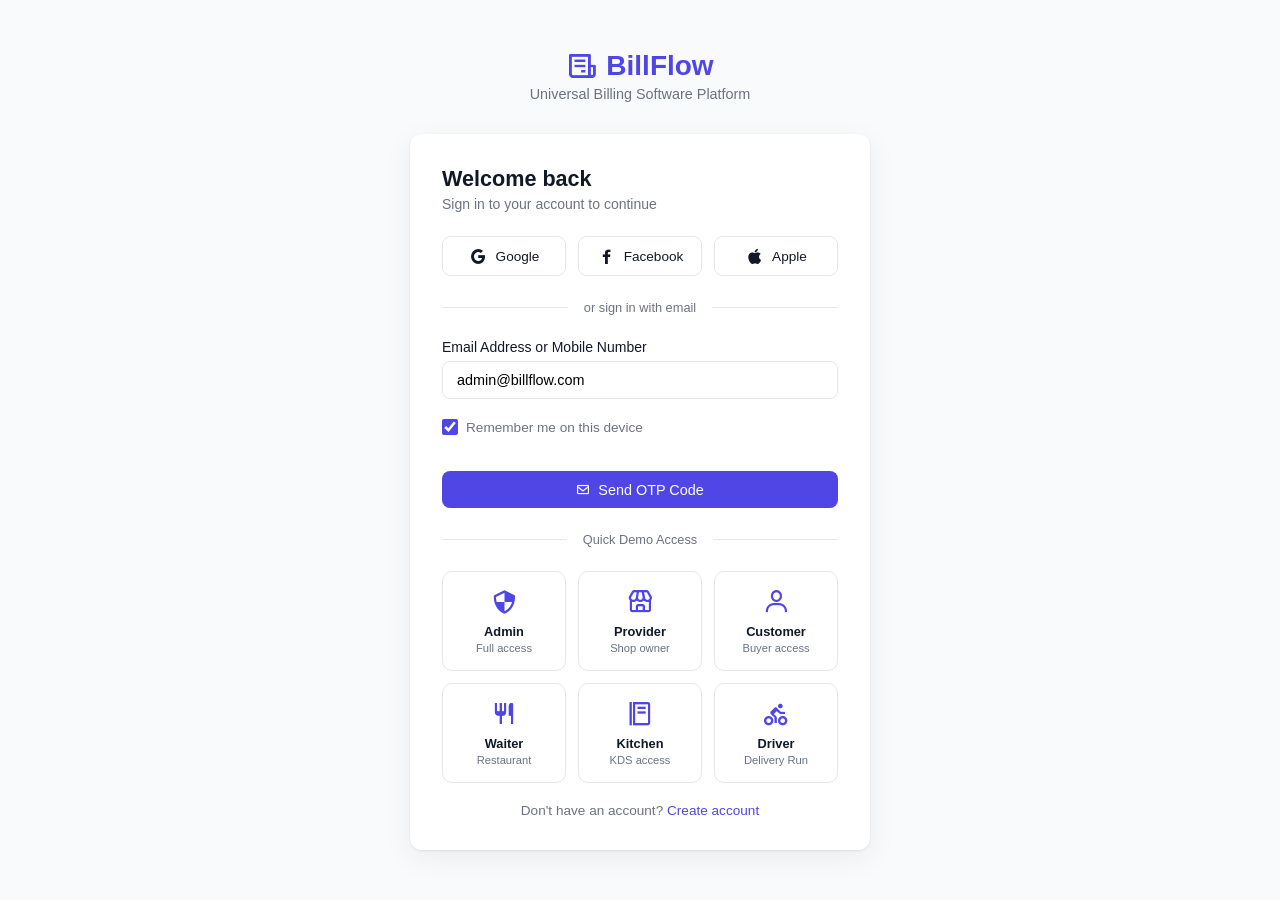
<file: src/index.html>
<!DOCTYPE html>
<html lang="en">
<head>
  <meta charset="UTF-8">
  <meta name="viewport" content="width=device-width, initial-scale=1.0">
  <title>BillFlow — Universal Billing Software</title>
  <link rel="icon" type="image/png" href="favicon.png">
  <link href='https://unpkg.com/boxicons@2.1.4/css/boxicons.min.css' rel='stylesheet'>
  <style>
    *, *::before, *::after { box-sizing: border-box; margin: 0; padding: 0; }
    :root {
      --primary: #4F46E5; --primary-hover: #4338CA; --primary-light: #EEF2FF;
      --success: #10B981; --warning: #F59E0B; --danger: #EF4444;
      --bg: #F9FAFB; --surface: #fff; --text: #111827; --text-muted: #6B7280;
      --border: #E5E7EB; --radius: 12px;
    }
    body { font-family: -apple-system,BlinkMacSystemFont,'Segoe UI',Roboto,sans-serif; background: var(--bg); color: var(--text); min-height: 100vh; display: flex; align-items: center; justify-content: center; padding: 1rem; }
    .auth-container { width: 100%; max-width: 460px; }
    .auth-logo { text-align: center; margin-bottom: 2rem; }
    .auth-logo h1 { font-size: 1.75rem; color: var(--primary); display: flex; align-items: center; justify-content: center; gap: .5rem; }
    .auth-logo h1 i { font-size: 2rem; }
    .auth-logo p { color: var(--text-muted); margin-top: .25rem; font-size: .9rem; }
    .auth-card { background: var(--surface); border-radius: var(--radius); box-shadow: 0 1px 3px rgba(0,0,0,.08), 0 8px 30px rgba(0,0,0,.06); padding: 2rem; }
    .auth-card h2 { font-size: 1.35rem; margin-bottom: .25rem; }
    .auth-card .subtitle { color: var(--text-muted); font-size: .875rem; margin-bottom: 1.5rem; }
    .form-group { margin-bottom: 1.25rem; }
    .form-group label { display: block; font-size: .875rem; font-weight: 500; margin-bottom: .375rem; }
    .form-group input, .form-group select { width: 100%; padding: .625rem .875rem; border: 1px solid var(--border); border-radius: 8px; font-size: .9rem; transition: border-color .2s, box-shadow .2s; outline: none; background: var(--surface); font-family: inherit; }
    .form-group input:focus, .form-group select:focus { border-color: var(--primary); box-shadow: 0 0 0 3px rgba(79,70,229,.12); }
    .form-row { display: flex; gap: 1rem; }
    .form-row .form-group { flex: 1; }
    .form-check { display: flex; align-items: center; gap: .5rem; margin-bottom: 1rem; }
    .form-check input[type="checkbox"] { width: 16px; height: 16px; accent-color: var(--primary); }
    .form-check label { font-size: .85rem; color: var(--text-muted); cursor: pointer; }
    .btn { display: inline-flex; align-items: center; justify-content: center; gap: .5rem; padding: .65rem 1.25rem; border: none; border-radius: 8px; font-size: .9rem; font-weight: 500; cursor: pointer; transition: all .2s; font-family: inherit; text-decoration: none; }
    .btn-primary { background: var(--primary); color: #fff; width: 100%; }
    .btn-primary:hover { background: var(--primary-hover); transform: translateY(-1px); box-shadow: 0 4px 12px rgba(79,70,229,.3); }
    .btn-outline { background: transparent; border: 1px solid var(--border); color: var(--text); }
    .btn-outline:hover { border-color: var(--primary); color: var(--primary); background: var(--primary-light); }
    .divider { display: flex; align-items: center; gap: 1rem; margin: 1.5rem 0; color: var(--text-muted); font-size: .8rem; }
    .divider::before, .divider::after { content: ''; flex: 1; height: 1px; background: var(--border); }
    .demo-roles { display: grid; grid-template-columns: 1fr 1fr 1fr; gap: .75rem; }
    .demo-role { background: var(--surface); border: 1.5px solid var(--border); border-radius: 10px; padding: 1rem .75rem; text-align: center; cursor: pointer; transition: all .2s; }
    .demo-role:hover { border-color: var(--primary); background: var(--primary-light); transform: translateY(-2px); box-shadow: 0 4px 12px rgba(79,70,229,.15); }
    .demo-role i { font-size: 1.75rem; color: var(--primary); display: block; margin-bottom: .35rem; }
    .demo-role span { font-size: .8rem; font-weight: 600; color: var(--text); }
    .demo-role small { display: block; font-size: .7rem; color: var(--text-muted); margin-top: .15rem; }
    .auth-footer { text-align: center; margin-top: 1.25rem; font-size: .85rem; color: var(--text-muted); }
    .auth-footer a { color: var(--primary); text-decoration: none; font-weight: 500; }
    .auth-footer a:hover { text-decoration: underline; }
    .link-btn { background: none; border: none; color: var(--primary); cursor: pointer; font-size: .85rem; font-weight: 500; font-family: inherit; }
    .link-btn:hover { text-decoration: underline; }
    .form-footer { display: flex; justify-content: space-between; align-items: center; margin-bottom: 1.25rem; }
    .hidden { display: none !important; }
    .password-wrapper { position: relative; }
    .password-wrapper input { padding-right: 2.5rem; }
    .password-toggle { position: absolute; right: .75rem; top: 50%; transform: translateY(-50%); background: none; border: none; color: var(--text-muted); cursor: pointer; font-size: 1.1rem; }
    .social-login { display: flex; gap: .75rem; margin-bottom: 1.25rem; }
    .social-btn { flex: 1; display: flex; align-items: center; justify-content: center; gap: .5rem; padding: .6rem; border: 1px solid var(--border); border-radius: 8px; background: var(--surface); cursor: pointer; font-size: .85rem; transition: all .2s; color: var(--text); }
    .social-btn:hover { background: #f3f4f6; border-color: #d1d5db; }
    .social-btn i { font-size: 1.2rem; }
    .alert { padding: .75rem 1rem; border-radius: 8px; font-size: .85rem; margin-bottom: 1rem; display: none; }
    .alert-success { background: #ECFDF5; color: #065F46; border: 1px solid #A7F3D0; }
    .alert-error { background: #FEF2F2; color: #991B1B; border: 1px solid #FECACA; }
    @media (max-width: 480px) {
      .auth-card { padding: 1.5rem; }
      .demo-roles { grid-template-columns: 1fr; }
      .form-row { flex-direction: column; gap: 0; }
      .social-login { flex-direction: column; }
    }
  </style>
</head>
<body>

<div class="auth-container">
  <div class="auth-logo">
    <h1><i class='bx bx-receipt'></i> BillFlow</h1>
    <p>Universal Billing Software Platform</p>
  </div>

  <!-- Login Form -->
  <div class="auth-card" id="loginForm">
    <h2>Welcome back</h2>
    <p class="subtitle">Sign in to your account to continue</p>
    <div class="alert alert-error" id="loginError">Invalid credentials. Please try again.</div>
    <div class="alert alert-success" id="loginSuccess">Login successful! Redirecting...</div>

    <div class="social-login">
      <button class="social-btn" onclick="demoLogin('admin')"><i class='bx bxl-google'></i> Google</button>
      <button class="social-btn" onclick="demoLogin('admin')"><i class='bx bxl-facebook'></i> Facebook</button>
      <button class="social-btn" onclick="demoLogin('admin')"><i class='bx bxl-apple'></i> Apple</button>
    </div>

    <div class="divider">or sign in with email</div>

    <form onsubmit="handleLogin(event)">
      <div class="form-group">
        <label for="loginEmail">Email Address or Mobile Number</label>
        <input type="text" id="loginEmail" placeholder="you@example.com or mobile" value="admin@billflow.com">
      </div>
      <div class="form-group" id="loginOtpGroup" style="display: none;">
        <label for="loginOtp">Enter 6-digit OTP Code</label>
        <input type="text" id="loginOtp" placeholder="0 0 0 0 0 0" style="letter-spacing: 5px; text-align: center; font-size: 1.15rem; font-weight: bold;" maxlength="6">
        <div style="font-size: .8rem; color: var(--text-muted); text-align: right; margin-top: 6px;"><a href="#" onclick="return false;" style="color:var(--primary)">Resend Code</a></div>
      </div>
      <div class="form-footer" id="loginFooter">
        <div class="form-check">
          <input type="checkbox" id="remember" checked>
          <label for="remember">Remember me on this device</label>
        </div>
      </div>
      <button type="button" class="btn btn-primary" id="btnGetCode" onclick="requestOtp('login')"><i class='bx bx-envelope'></i> Send OTP Code</button>
      <button type="submit" class="btn btn-primary" id="btnVerifyCode" style="display: none;"><i class='bx bx-check-shield'></i> Verify & Sign In</button>
    </form>

    <div class="divider">Quick Demo Access</div>
    <div class="demo-roles">
      <div class="demo-role" onclick="demoLogin('admin')">
        <i class='bx bx-shield-quarter'></i>
        <span>Admin</span>
        <small>Full access</small>
      </div>
      <div class="demo-role" onclick="demoLogin('provider')">
        <i class='bx bx-store'></i>
        <span>Provider</span>
        <small>Shop owner</small>
      </div>
      <div class="demo-role" onclick="demoLogin('customer')">
        <i class='bx bx-user'></i>
        <span>Customer</span>
        <small>Buyer access</small>
      </div>
      <div class="demo-role" onclick="demoLogin('waiter')">
        <i class='bx bx-restaurant'></i>
        <span>Waiter</span>
        <small>Restaurant</small>
      </div>
      <div class="demo-role" onclick="demoLogin('kitchen')">
        <i class='bx bx-food-menu'></i>
        <span>Kitchen</span>
        <small>KDS access</small>
      </div>
      <div class="demo-role" onclick="demoLogin('delivery')">
        <i class='bx bx-cycling'></i>
        <span>Driver</span>
        <small>Delivery Run</small>
      </div>
    </div>

    <div class="auth-footer">
      Don't have an account? <a href="#" onclick="showForm('registerForm'); return false;">Create account</a>
    </div>
  </div>

  <!-- Register Form -->
  <div class="auth-card hidden" id="registerForm">
    <h2>Create Account</h2>
    <p class="subtitle">Join BillFlow to get started</p>

    <form onsubmit="handleRegister(event)">
      <div class="form-row">
        <div class="form-group">
          <label for="regFirst">First Name</label>
          <input type="text" id="regFirst" placeholder="John">
        </div>
        <div class="form-group">
          <label for="regLast">Last Name</label>
          <input type="text" id="regLast" placeholder="Doe">
        </div>
      </div>
      <div class="form-group">
        <label for="regEmail">Email Address</label>
        <input type="email" id="regEmail" placeholder="you@example.com">
      </div>
      <div class="form-group">
        <label for="regPhone">Mobile Number</label>
        <input type="tel" id="regPhone" placeholder="+91 98765 43210">
      </div>
      <div class="form-group">
        <label for="regRole">Register As</label>
        <select id="regRole">
          <option value="customer">Customer</option>
          <option value="provider">Service Provider</option>
          <option value="delivery">Delivery Partner</option>
        </select>
      </div>
      <div class="form-group" id="regOtpGroup" style="display: none;">
        <label for="regOtp">Verify mobile with OTP</label>
        <input type="text" id="regOtp" placeholder="0 0 0 0 0 0" style="letter-spacing: 5px; text-align: center; font-size: 1.15rem; font-weight: bold;" maxlength="6">
      </div>
      <div class="form-check">
        <input type="checkbox" id="terms" checked>
        <label for="terms">I agree to the <a href="#" style="color:var(--primary)">Terms & Conditions</a></label>
      </div>
      <button type="button" class="btn btn-primary" id="btnRegGetCode" onclick="requestOtp('register')"><i class='bx bx-envelope'></i> Verify & Create</button>
      <button type="submit" class="btn btn-primary" id="btnRegVerifyCode" style="display: none;"><i class='bx bx-user-plus'></i> Complete Registration</button>
    </form>

    <div class="auth-footer">
      Already have an account? <a href="#" onclick="showForm('loginForm'); return false;">Sign in</a>
    </div>
  </div>

  <!-- Forgot Password Form -->
  <div class="auth-card hidden" id="forgotForm">
    <h2>Reset Password</h2>
    <p class="subtitle">Enter your email and we'll send you a reset link</p>
    <div class="alert alert-success" id="resetSuccess">Reset link sent! Check your email.</div>

    <form onsubmit="handleForgot(event)">
      <div class="form-group">
        <label for="forgotEmail">Email Address</label>
        <input type="email" id="forgotEmail" placeholder="you@example.com">
      </div>
      <button type="submit" class="btn btn-primary"><i class='bx bx-envelope'></i> Send Reset Link</button>
    </form>

    <div class="auth-footer">
      Remember your password? <a href="#" onclick="showForm('loginForm'); return false;">Back to login</a>
    </div>
  </div>
</div>

<script>
  function showForm(formId) {
    document.querySelectorAll('.auth-card').forEach(f => f.classList.add('hidden'));
    document.getElementById(formId).classList.remove('hidden');
    // Reset OTP states
    document.getElementById('loginOtpGroup').style.display = 'none';
    document.getElementById('btnGetCode').style.display = 'inline-flex';
    document.getElementById('btnVerifyCode').style.display = 'none';
    document.getElementById('loginFooter').style.display = 'flex';
  }

  function requestOtp(type) {
    if (type === 'login') {
      document.getElementById('btnGetCode').innerHTML = '<i class="bx bx-loader-alt bx-spin"></i> Sending...';
      setTimeout(() => {
        document.getElementById('loginOtpGroup').style.display = 'block';
        document.getElementById('btnGetCode').style.display = 'none';
        document.getElementById('btnVerifyCode').style.display = 'inline-flex';
        document.getElementById('loginFooter').style.display = 'none';
        document.getElementById('loginOtp').focus();
      }, 800);
    } else {
      document.getElementById('btnRegGetCode').innerHTML = '<i class="bx bx-loader-alt bx-spin"></i> Sending...';
      setTimeout(() => {
        document.getElementById('regOtpGroup').style.display = 'block';
        document.getElementById('btnRegGetCode').style.display = 'none';
        document.getElementById('btnRegVerifyCode').style.display = 'inline-flex';
        document.getElementById('regOtp').focus();
      }, 800);
    }
  }

  function handleLogin(e) {
    e.preventDefault();
    const otp = document.getElementById('loginOtp').value;
    if (otp.length < 6 && otp.length > 0) {
      document.getElementById('loginError').innerText = "Please enter a valid 6-digit OTP.";
      document.getElementById('loginError').style.display = 'block';
      return;
    }
    const successEl = document.getElementById('loginSuccess');
    successEl.style.display = 'block';
    document.getElementById('loginError').style.display = 'none';
    setTimeout(() => { window.location.href = 'app.html#admin-dashboard'; }, 600);
  }

  function handleRegister(e) {
    e.preventDefault();
    const role = document.getElementById('regRole').value;
    const route = role === 'provider' ? 'provider-dashboard' : (role === 'delivery' ? 'delivery-runs' : 'customer-home');
    localStorage.setItem('billflow_role', role);
    window.location.href = 'app.html#' + route;
  }

  function demoLogin(role) {
    localStorage.setItem('billflow_role', role);
    const routes = { 
      admin: 'admin-dashboard', 
      provider: 'provider-dashboard', 
      customer: 'customer-home',
      waiter: 'waiter-pos',
      kitchen: 'kitchen-kds',
      delivery: 'delivery-runs'
    };
    window.location.href = 'app.html#' + routes[role];
  }
</script>

</body>
</html>
</file>
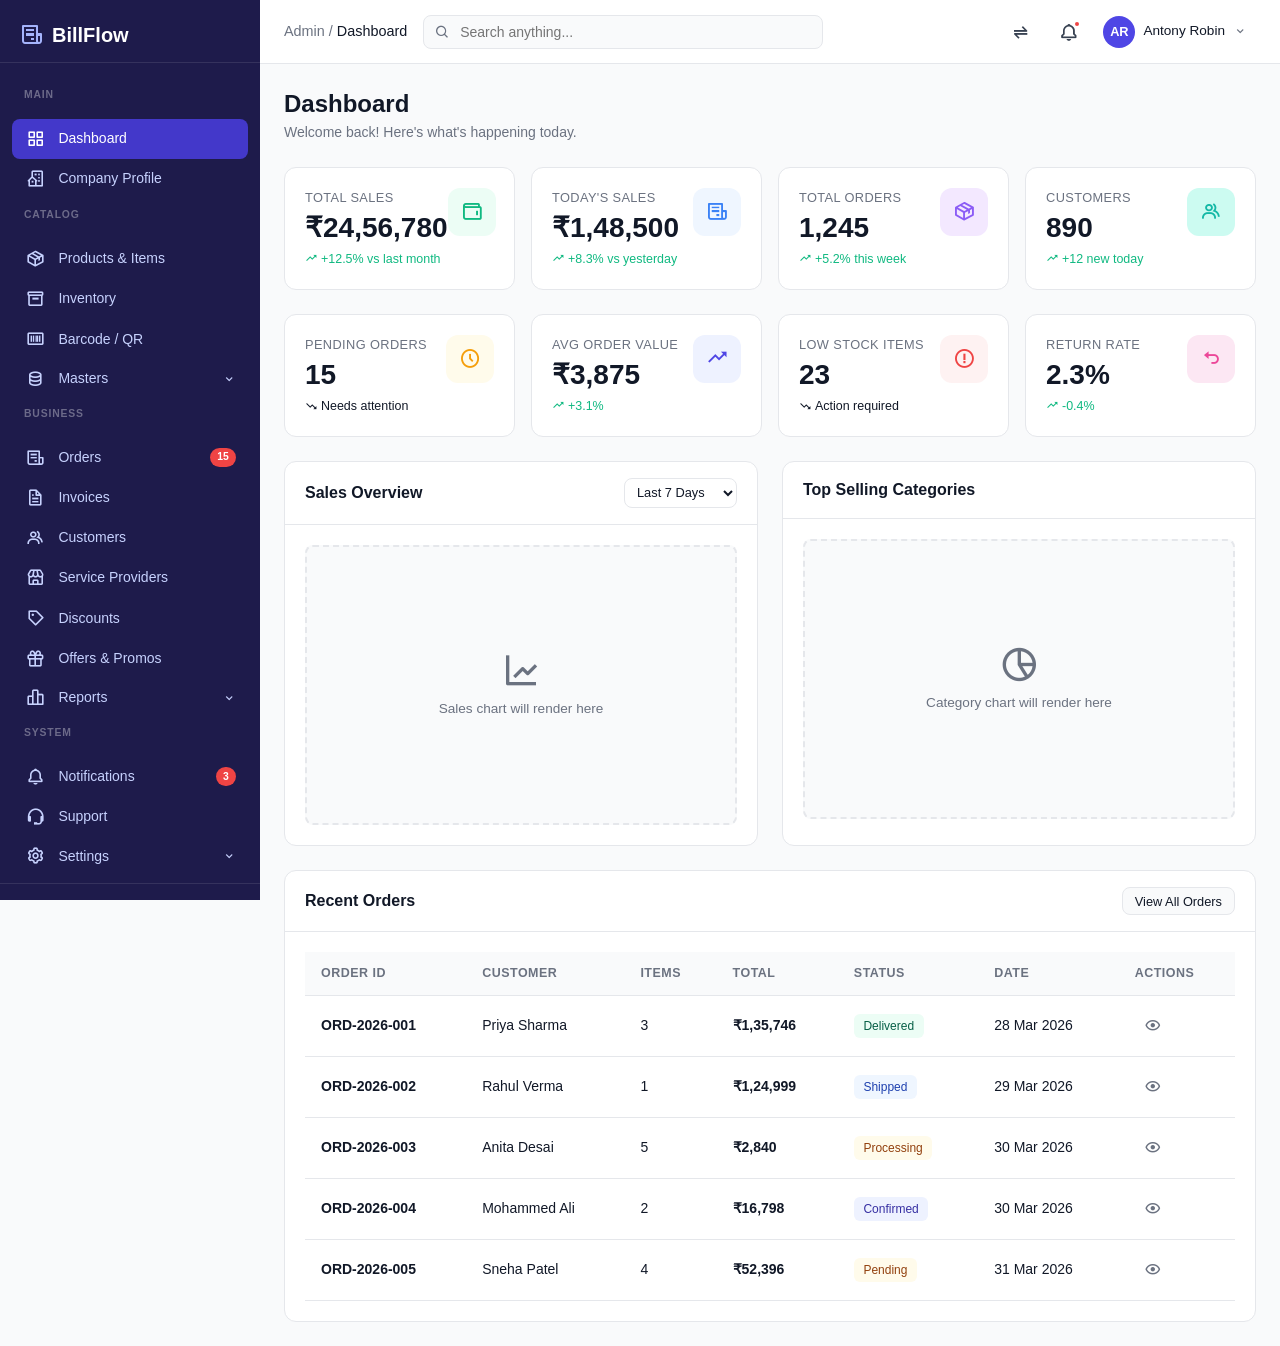
<file: src/app.html>
<!DOCTYPE html>
<html lang="en">
<head>
  <meta charset="UTF-8">
  <meta name="viewport" content="width=device-width, initial-scale=1.0">
  <title>BillFlow — Universal Billing Software</title>
  <link rel="icon" type="image/png" href="favicon.png">
  <link href="https://unpkg.com/boxicons@2.1.4/css/boxicons.min.css" rel="stylesheet">
  <link rel="stylesheet" href="css/style.css">
</head>
<body>
  <div id="app">
    <!-- Sidebar -->
    <aside id="sidebar"></aside>
    <div class="sidebar-overlay" onclick="App.closeSidebar()"></div>

    <!-- Main -->
    <div id="main">
      <header id="topbar"></header>
      <main id="content"></main>
    </div>

    <!-- Mobile Bottom Nav -->
    <nav id="mobile-nav"></nav>
  </div>

  <!-- Toast Container -->
  <div id="toast-container"></div>

  <!-- Scripts (loaded in order) -->
  <script src="js/data.js"></script>
  <script src="js/components.js"></script>
  <script src="js/pages.js"></script>
  <script src="js/app.js"></script>
</body>
</html>
</file>
<file: src/css/style.css>
/* ============================================
   BillFlow - Universal Billing Software
   Design System & Styles
   ============================================ */

/* --- CSS Variables --- */
:root {
  --primary: #4F46E5;
  --primary-hover: #4338CA;
  --primary-light: #EEF2FF;
  --primary-dark: #3730A3;
  --success: #10B981;
  --success-light: #ECFDF5;
  --warning: #F59E0B;
  --warning-light: #FFFBEB;
  --danger: #EF4444;
  --danger-light: #FEF2F2;
  --info: #3B82F6;
  --info-light: #EFF6FF;
  --orange: #F97316;
  --purple: #8B5CF6;
  --pink: #EC4899;
  --teal: #14B8A6;
  --bg: #F9FAFB;
  --surface: #FFFFFF;
  --text: #111827;
  --text-secondary: #374151;
  --text-muted: #6B7280;
  --text-light: #9CA3AF;
  --border: #E5E7EB;
  --border-light: #F3F4F6;
  --sidebar-bg: #1E1B4B;
  --sidebar-hover: #312E81;
  --sidebar-active: #4338CA;
  --sidebar-text: #C7D2FE;
  --sidebar-text-active: #FFFFFF;
  --sidebar-width: 260px;
  --topbar-height: 64px;
  --mobile-nav-height: 64px;
  --radius: 8px;
  --radius-lg: 12px;
  --radius-xl: 16px;
  --shadow-sm: 0 1px 2px rgba(0,0,0,.05);
  --shadow: 0 1px 3px rgba(0,0,0,.08), 0 1px 2px rgba(0,0,0,.04);
  --shadow-md: 0 4px 6px rgba(0,0,0,.06), 0 2px 4px rgba(0,0,0,.04);
  --shadow-lg: 0 10px 25px rgba(0,0,0,.08), 0 4px 10px rgba(0,0,0,.04);
  --transition: all .2s ease;
}

/* --- Reset --- */
*, *::before, *::after { box-sizing: border-box; margin: 0; padding: 0; }
html { scroll-behavior: smooth; }
body { font-family: -apple-system,BlinkMacSystemFont,'Segoe UI',Roboto,'Helvetica Neue',sans-serif; background: var(--bg); color: var(--text); line-height: 1.5; overflow-x: hidden; }
a { color: var(--primary); text-decoration: none; }
a:hover { text-decoration: underline; }
img { max-width: 100%; }
ul, ol { list-style: none; }
button { cursor: pointer; font-family: inherit; }
input, select, textarea { font-family: inherit; }

/* --- Layout --- */
#app { display: flex; min-height: 100vh; }
#sidebar { width: var(--sidebar-width); background: var(--sidebar-bg); color: var(--sidebar-text); position: fixed; top: 0; left: 0; height: 100vh; overflow-y: auto; overflow-x: hidden; z-index: 100; transition: transform .3s ease; display: flex; flex-direction: column; }
#main { flex: 1; margin-left: var(--sidebar-width); min-height: 100vh; display: flex; flex-direction: column; }
#topbar { height: var(--topbar-height); background: var(--surface); border-bottom: 1px solid var(--border); display: flex; align-items: center; padding: 0 1.5rem; position: sticky; top: 0; z-index: 50; gap: 1rem; }
#content { flex: 1; padding: 1.5rem; }
#mobile-nav { display: none; }
.sidebar-overlay { display: none; position: fixed; inset: 0; background: rgba(0,0,0,.5); z-index: 99; }

/* --- Sidebar --- */
.sidebar-header { padding: 1.25rem 1.25rem .75rem; display: flex; align-items: center; gap: .75rem; border-bottom: 1px solid rgba(255,255,255,.1); margin-bottom: .5rem; }
.sidebar-header .logo { font-size: 1.25rem; font-weight: 700; color: #fff; display: flex; align-items: center; gap: .5rem; white-space: nowrap; }
.sidebar-header .logo i { font-size: 1.5rem; color: #A5B4FC; }
.sidebar-close { display: none; background: none; border: none; color: var(--sidebar-text); font-size: 1.5rem; margin-left: auto; }

.sidebar-nav { flex: 1; padding: .5rem .75rem; }
.nav-section { margin-bottom: .75rem; }
.nav-section-title { font-size: .65rem; font-weight: 600; text-transform: uppercase; letter-spacing: .08em; color: rgba(255,255,255,.35); padding: .5rem .75rem .25rem; }
.nav-item { display: flex; align-items: center; gap: .75rem; padding: .6rem .75rem; border-radius: var(--radius); color: var(--sidebar-text); cursor: pointer; transition: var(--transition); font-size: .875rem; white-space: nowrap; user-select: none; border: none; background: none; width: 100%; text-align: left; }
.nav-item:hover { background: var(--sidebar-hover); color: #fff; text-decoration: none; }
.nav-item.active { background: var(--sidebar-active); color: var(--sidebar-text-active); font-weight: 500; }
.nav-item i { font-size: 1.2rem; width: 1.4rem; text-align: center; flex-shrink: 0; }
.nav-item .badge { margin-left: auto; background: var(--danger); color: #fff; font-size: .65rem; padding: .1rem .45rem; border-radius: 10px; font-weight: 600; }
.nav-group .nav-group-items { display: none; padding-left: 1rem; overflow: hidden; }
.nav-group.open .nav-group-items { display: block; }
.nav-group-toggle { display: flex; align-items: center; width: 100%; }
.nav-group-toggle::after { content: '\ea4a'; font-family: 'boxicons'; margin-left: auto; font-size: .9rem; transition: transform .2s; }
.nav-group.open .nav-group-toggle::after { transform: rotate(90deg); }

.sidebar-footer { padding: .75rem 1rem; border-top: 1px solid rgba(255,255,255,.1); }
.sidebar-user { display: flex; align-items: center; gap: .75rem; padding: .5rem; border-radius: var(--radius); cursor: pointer; transition: var(--transition); }
.sidebar-user:hover { background: var(--sidebar-hover); }
.sidebar-user .avatar { width: 36px; height: 36px; border-radius: 50%; background: var(--primary); display: flex; align-items: center; justify-content: center; color: #fff; font-weight: 600; font-size: .85rem; flex-shrink: 0; }
.sidebar-user .user-info { overflow: hidden; }
.sidebar-user .user-name { font-size: .85rem; font-weight: 500; color: #fff; white-space: nowrap; overflow: hidden; text-overflow: ellipsis; }
.sidebar-user .user-role { font-size: .7rem; color: var(--sidebar-text); }

/* --- Topbar --- */
.topbar-menu-btn { display: none; background: none; border: none; font-size: 1.5rem; color: var(--text); padding: .25rem; }
.topbar-breadcrumb { font-size: .9rem; color: var(--text-muted); }
.topbar-breadcrumb span { color: var(--text); font-weight: 500; }
.topbar-search { flex: 1; max-width: 400px; position: relative; }
.topbar-search input { width: 100%; padding: .5rem .75rem .5rem 2.25rem; border: 1px solid var(--border); border-radius: var(--radius); font-size: .875rem; background: var(--bg); transition: var(--transition); }
.topbar-search input:focus { outline: none; border-color: var(--primary); background: var(--surface); box-shadow: 0 0 0 3px rgba(79,70,229,.1); }
.topbar-search i { position: absolute; left: .75rem; top: 50%; transform: translateY(-50%); color: var(--text-muted); }
.topbar-actions { display: flex; align-items: center; gap: .5rem; margin-left: auto; }
.topbar-btn { position: relative; background: none; border: none; width: 40px; height: 40px; border-radius: var(--radius); display: flex; align-items: center; justify-content: center; color: var(--text-secondary); font-size: 1.25rem; transition: var(--transition); }
.topbar-btn:hover { background: var(--bg); color: var(--primary); }
.topbar-btn .notif-dot { position: absolute; top: 8px; right: 8px; width: 8px; height: 8px; background: var(--danger); border-radius: 50%; border: 2px solid var(--surface); }
.topbar-profile { display: flex; align-items: center; gap: .5rem; padding: .35rem .5rem .35rem .35rem; border-radius: var(--radius); cursor: pointer; transition: var(--transition); border: 1px solid transparent; }
.topbar-profile:hover { background: var(--bg); border-color: var(--border); }
.topbar-profile .avatar { width: 32px; height: 32px; border-radius: 50%; background: var(--primary); display: flex; align-items: center; justify-content: center; color: #fff; font-weight: 600; font-size: .8rem; }
.topbar-profile .name { font-size: .85rem; font-weight: 500; }

/* --- Page Header --- */
.page-header { display: flex; align-items: flex-start; justify-content: space-between; margin-bottom: 1.5rem; gap: 1rem; flex-wrap: wrap; }
.page-header-left h1 { font-size: 1.5rem; font-weight: 700; line-height: 1.3; }
.page-header-left p { color: var(--text-muted); font-size: .875rem; margin-top: .15rem; }
.page-header-actions { display: flex; gap: .5rem; align-items: center; flex-wrap: wrap; }

/* --- Buttons --- */
.btn { display: inline-flex; align-items: center; justify-content: center; gap: .5rem; padding: .55rem 1rem; border: 1px solid transparent; border-radius: var(--radius); font-size: .875rem; font-weight: 500; cursor: pointer; transition: var(--transition); white-space: nowrap; text-decoration: none; }
.btn i { font-size: 1.1rem; }
.btn-primary { background: var(--primary); color: #fff; }
.btn-primary:hover { background: var(--primary-hover); transform: translateY(-1px); box-shadow: 0 4px 12px rgba(79,70,229,.25); text-decoration: none; }
.btn-secondary { background: var(--bg); color: var(--text); border-color: var(--border); }
.btn-secondary:hover { background: var(--border-light); border-color: #D1D5DB; }
.btn-success { background: var(--success); color: #fff; }
.btn-success:hover { background: #059669; }
.btn-danger { background: var(--danger); color: #fff; }
.btn-danger:hover { background: #DC2626; }
.btn-warning { background: var(--warning); color: #fff; }
.btn-ghost { background: transparent; color: var(--text-muted); }
.btn-ghost:hover { background: var(--bg); color: var(--text); }
.btn-sm { padding: .35rem .75rem; font-size: .8rem; }
.btn-lg { padding: .75rem 1.5rem; font-size: 1rem; }
.btn-icon { width: 36px; height: 36px; padding: 0; }
.btn-icon.sm { width: 30px; height: 30px; }

/* --- Cards --- */
.card { background: var(--surface); border: 1px solid var(--border); border-radius: var(--radius-lg); overflow: hidden; }
.card-header { padding: 1rem 1.25rem; border-bottom: 1px solid var(--border); display: flex; align-items: center; justify-content: space-between; gap: 1rem; }
.card-header h3 { font-size: 1rem; font-weight: 600; }
.card-body { padding: 1.25rem; }
.card-footer { padding: .75rem 1.25rem; border-top: 1px solid var(--border); background: var(--bg); }

/* --- Stat Cards --- */
.stats-grid { display: grid; grid-template-columns: repeat(auto-fit, minmax(220px, 1fr)); gap: 1rem; margin-bottom: 1.5rem; }
.stat-card { background: var(--surface); border: 1px solid var(--border); border-radius: var(--radius-lg); padding: 1.25rem; display: flex; align-items: flex-start; justify-content: space-between; transition: var(--transition); }
.stat-card:hover { box-shadow: var(--shadow-md); transform: translateY(-2px); }
.stat-info h3 { font-size: .8rem; font-weight: 500; color: var(--text-muted); text-transform: uppercase; letter-spacing: .03em; }
.stat-info .stat-value { font-size: 1.75rem; font-weight: 700; color: var(--text); margin-top: .25rem; line-height: 1.2; }
.stat-info .stat-change { font-size: .78rem; margin-top: .35rem; display: flex; align-items: center; gap: .25rem; }
.stat-change.up { color: var(--success); }
.stat-change.down { color: var(--danger); }
.stat-icon { width: 48px; height: 48px; border-radius: var(--radius-lg); display: flex; align-items: center; justify-content: center; font-size: 1.4rem; flex-shrink: 0; }
.stat-icon.blue { background: var(--info-light); color: var(--info); }
.stat-icon.green { background: var(--success-light); color: var(--success); }
.stat-icon.orange { background: var(--warning-light); color: var(--warning); }
.stat-icon.red { background: var(--danger-light); color: var(--danger); }
.stat-icon.purple { background: #F3E8FF; color: var(--purple); }
.stat-icon.teal { background: #CCFBF1; color: var(--teal); }
.stat-icon.pink { background: #FCE7F3; color: var(--pink); }
.stat-icon.indigo { background: var(--primary-light); color: var(--primary); }

/* --- Tables --- */
.table-container { overflow-x: auto; }
table { width: 100%; border-collapse: collapse; }
table th, table td { padding: .75rem 1rem; text-align: left; border-bottom: 1px solid var(--border); font-size: .875rem; }
table th { font-weight: 600; color: var(--text-muted); font-size: .78rem; text-transform: uppercase; letter-spacing: .04em; background: var(--bg); white-space: nowrap; }
table tr:hover td { background: var(--primary-light); }
table td .item-name { font-weight: 500; }
table td .item-sub { font-size: .78rem; color: var(--text-muted); }
.table-actions { display: flex; gap: .25rem; }

/* --- Badges --- */
.badge { display: inline-flex; align-items: center; gap: .3rem; padding: .2rem .6rem; border-radius: 6px; font-size: .75rem; font-weight: 500; }
.badge-success { background: var(--success-light); color: #065F46; }
.badge-warning { background: var(--warning-light); color: #92400E; }
.badge-danger { background: var(--danger-light); color: #991B1B; }
.badge-info { background: var(--info-light); color: #1E40AF; }
.badge-default { background: var(--border-light); color: var(--text-muted); }
.badge-primary { background: var(--primary-light); color: var(--primary-dark); }
.badge-purple { background: #F3E8FF; color: #7C3AED; }

/* --- Forms --- */
.form-group { margin-bottom: 1rem; }
.form-group label { display: block; font-size: .85rem; font-weight: 500; margin-bottom: .35rem; color: var(--text-secondary); }
.form-group .hint { font-size: .75rem; color: var(--text-muted); margin-top: .25rem; }
.form-control { width: 100%; padding: .55rem .75rem; border: 1px solid var(--border); border-radius: var(--radius); font-size: .875rem; transition: var(--transition); background: var(--surface); color: var(--text); }
.form-control:focus { outline: none; border-color: var(--primary); box-shadow: 0 0 0 3px rgba(79,70,229,.1); }
textarea.form-control { min-height: 80px; resize: vertical; }
select.form-control { appearance: auto; }
.form-row { display: grid; grid-template-columns: 1fr 1fr; gap: 1rem; }
.form-row-3 { display: grid; grid-template-columns: 1fr 1fr 1fr; gap: 1rem; }
.form-check-inline { display: flex; align-items: center; gap: .5rem; }
.form-check-inline input { accent-color: var(--primary); }
.input-group { display: flex; }
.input-group .form-control { border-radius: var(--radius) 0 0 var(--radius); }
.input-group .btn { border-radius: 0 var(--radius) var(--radius) 0; }
.form-switch { position: relative; display: inline-block; width: 44px; height: 24px; }
.form-switch input { opacity: 0; width: 0; height: 0; }
.form-switch .slider { position: absolute; cursor: pointer; inset: 0; background: #D1D5DB; border-radius: 24px; transition: .3s; }
.form-switch .slider::before { content: ''; position: absolute; height: 18px; width: 18px; left: 3px; bottom: 3px; background: white; border-radius: 50%; transition: .3s; }
.form-switch input:checked + .slider { background: var(--primary); }
.form-switch input:checked + .slider::before { transform: translateX(20px); }

/* --- Filter Bar --- */
.filter-bar { display: flex; gap: .75rem; margin-bottom: 1.25rem; align-items: center; flex-wrap: wrap; }
.filter-bar .search-input { position: relative; flex: 1; min-width: 200px; }
.filter-bar .search-input input { width: 100%; padding: .5rem .75rem .5rem 2.25rem; border: 1px solid var(--border); border-radius: var(--radius); font-size: .85rem; background: var(--surface); }
.filter-bar .search-input input:focus { outline: none; border-color: var(--primary); box-shadow: 0 0 0 3px rgba(79,70,229,.1); }
.filter-bar .search-input i { position: absolute; left: .75rem; top: 50%; transform: translateY(-50%); color: var(--text-muted); }
.filter-bar select { padding: .5rem .75rem; border: 1px solid var(--border); border-radius: var(--radius); font-size: .85rem; background: var(--surface); color: var(--text); }
.filter-bar select:focus { outline: none; border-color: var(--primary); }

/* --- Tabs --- */
.tabs { display: flex; border-bottom: 2px solid var(--border); margin-bottom: 1.5rem; gap: 0; overflow-x: auto; }
.tab { padding: .75rem 1.25rem; font-size: .875rem; font-weight: 500; color: var(--text-muted); border-bottom: 2px solid transparent; margin-bottom: -2px; cursor: pointer; white-space: nowrap; transition: var(--transition); background: none; border-top: none; border-left: none; border-right: none; }
.tab:hover { color: var(--text); }
.tab.active { color: var(--primary); border-bottom-color: var(--primary); }

/* --- Modal --- */
.modal-overlay { display: none; position: fixed; inset: 0; background: rgba(0,0,0,.5); z-index: 200; align-items: center; justify-content: center; padding: 1rem; }
.modal-overlay.active { display: flex; }
.modal { background: var(--surface); border-radius: var(--radius-xl); width: 100%; max-width: 560px; max-height: 90vh; overflow-y: auto; box-shadow: var(--shadow-lg); }
.modal-lg { max-width: 720px; }
.modal-header { padding: 1.25rem 1.5rem; border-bottom: 1px solid var(--border); display: flex; align-items: center; justify-content: space-between; }
.modal-header h3 { font-size: 1.1rem; font-weight: 600; }
.modal-close { background: none; border: none; font-size: 1.5rem; color: var(--text-muted); padding: .25rem; border-radius: var(--radius); transition: var(--transition); }
.modal-close:hover { background: var(--bg); color: var(--text); }
.modal-body { padding: 1.5rem; }
.modal-footer { padding: 1rem 1.5rem; border-top: 1px solid var(--border); display: flex; justify-content: flex-end; gap: .5rem; }

/* --- Pagination --- */
.pagination { display: flex; align-items: center; justify-content: space-between; padding: 1rem 0; margin-top: .5rem; }
.pagination-info { font-size: .85rem; color: var(--text-muted); }
.pagination-buttons { display: flex; gap: .25rem; }
.pagination-buttons button { width: 36px; height: 36px; display: flex; align-items: center; justify-content: center; border: 1px solid var(--border); border-radius: var(--radius); background: var(--surface); font-size: .85rem; color: var(--text); transition: var(--transition); }
.pagination-buttons button:hover { border-color: var(--primary); color: var(--primary); }
.pagination-buttons button.active { background: var(--primary); color: #fff; border-color: var(--primary); }

/* --- Product Grid --- */
.product-grid { display: grid; grid-template-columns: repeat(auto-fill, minmax(220px, 1fr)); gap: 1rem; }
.product-card { background: var(--surface); border: 1px solid var(--border); border-radius: var(--radius-lg); overflow: hidden; transition: var(--transition); cursor: pointer; }
.product-card:hover { box-shadow: var(--shadow-md); transform: translateY(-3px); }
.product-card .product-img { height: 180px; background: var(--bg); display: flex; align-items: center; justify-content: center; font-size: 3rem; color: var(--text-light); position: relative; }
.product-card .product-img .tag { position: absolute; top: .5rem; left: .5rem; }
.product-card .product-img .wishlist-btn { position: absolute; top: .5rem; right: .5rem; width: 32px; height: 32px; border-radius: 50%; background: var(--surface); border: 1px solid var(--border); display: flex; align-items: center; justify-content: center; color: var(--text-muted); transition: var(--transition); cursor: pointer; }
.product-card .product-img .wishlist-btn:hover, .product-card .product-img .wishlist-btn.active { color: var(--danger); border-color: var(--danger); }
.product-card .product-info { padding: 1rem; }
.product-card .product-name { font-weight: 500; font-size: .9rem; margin-bottom: .25rem; display: -webkit-box; -webkit-line-clamp: 2; -webkit-box-orient: vertical; overflow: hidden; }
.product-card .product-brand { font-size: .78rem; color: var(--text-muted); }
.product-card .product-price { display: flex; align-items: baseline; gap: .5rem; margin-top: .5rem; }
.product-card .product-price .price { font-size: 1.1rem; font-weight: 700; color: var(--text); }
.product-card .product-price .mrp { font-size: .8rem; color: var(--text-light); text-decoration: line-through; }
.product-card .product-price .discount { font-size: .78rem; color: var(--success); font-weight: 600; }
.product-card .product-rating { display: flex; align-items: center; gap: .25rem; font-size: .8rem; color: var(--warning); margin-top: .35rem; }
.product-card .product-rating span { color: var(--text-muted); }
.product-card .product-actions { padding: .75rem 1rem; border-top: 1px solid var(--border); display: flex; gap: .5rem; }
.product-card .product-actions .btn { flex: 1; font-size: .8rem; }

/* --- Cart --- */
.cart-layout { display: grid; grid-template-columns: 1fr 360px; gap: 1.5rem; }
.cart-item { display: flex; gap: 1rem; padding: 1rem; border-bottom: 1px solid var(--border); }
.cart-item-img { width: 80px; height: 80px; background: var(--bg); border-radius: var(--radius); display: flex; align-items: center; justify-content: center; font-size: 2rem; color: var(--text-light); flex-shrink: 0; }
.cart-item-details { flex: 1; }
.cart-item-details .name { font-weight: 500; margin-bottom: .15rem; }
.cart-item-details .meta { font-size: .8rem; color: var(--text-muted); }
.cart-item-right { text-align: right; display: flex; flex-direction: column; align-items: flex-end; gap: .5rem; }
.cart-item-right .price { font-weight: 600; font-size: 1rem; }
.qty-control { display: inline-flex; align-items: center; border: 1px solid var(--border); border-radius: var(--radius); overflow: hidden; }
.qty-control button { width: 32px; height: 32px; border: none; background: var(--bg); font-size: 1rem; display: flex; align-items: center; justify-content: center; transition: var(--transition); }
.qty-control button:hover { background: var(--border); }
.qty-control span { width: 40px; text-align: center; font-size: .9rem; font-weight: 500; }

.cart-summary { position: sticky; top: calc(var(--topbar-height) + 1.5rem); }
.cart-summary .summary-row { display: flex; justify-content: space-between; padding: .5rem 0; font-size: .9rem; }
.cart-summary .summary-row.total { font-weight: 700; font-size: 1.1rem; border-top: 2px solid var(--border); padding-top: .75rem; margin-top: .5rem; }

/* --- Timeline / Order Tracking --- */
.timeline { padding: 1rem 0; }
.timeline-item { display: flex; gap: 1rem; padding-bottom: 1.5rem; position: relative; }
.timeline-item::before { content: ''; position: absolute; left: 15px; top: 32px; bottom: 0; width: 2px; background: var(--border); }
.timeline-item:last-child::before { display: none; }
.timeline-dot { width: 32px; height: 32px; border-radius: 50%; display: flex; align-items: center; justify-content: center; flex-shrink: 0; font-size: .85rem; z-index: 1; }
.timeline-dot.completed { background: var(--success); color: #fff; }
.timeline-dot.active { background: var(--primary); color: #fff; animation: pulse 2s infinite; }
.timeline-dot.pending { background: var(--border); color: var(--text-muted); }
.timeline-content h4 { font-size: .9rem; font-weight: 500; }
.timeline-content p { font-size: .8rem; color: var(--text-muted); }
@keyframes pulse { 0%, 100% { box-shadow: 0 0 0 0 rgba(79,70,229,.4); } 50% { box-shadow: 0 0 0 8px rgba(79,70,229,0); } }

/* --- Settings --- */
.settings-section { margin-bottom: 2rem; }
.settings-section h3 { font-size: 1rem; font-weight: 600; margin-bottom: .25rem; }
.settings-section p { font-size: .8rem; color: var(--text-muted); margin-bottom: 1rem; }
.settings-item { display: flex; align-items: center; justify-content: space-between; padding: .875rem 0; border-bottom: 1px solid var(--border-light); gap: 1rem; }
.settings-item:last-child { border-bottom: none; }
.settings-item-info h4 { font-size: .9rem; font-weight: 500; }
.settings-item-info p { font-size: .8rem; color: var(--text-muted); margin-top: .1rem; }

/* --- Chart Placeholder --- */
.chart-placeholder { background: var(--bg); border: 2px dashed var(--border); border-radius: var(--radius); height: 280px; display: flex; flex-direction: column; align-items: center; justify-content: center; color: var(--text-muted); }
.chart-placeholder i { font-size: 2.5rem; margin-bottom: .5rem; }
.chart-placeholder span { font-size: .85rem; }

/* --- Empty State --- */
.empty-state { text-align: center; padding: 3rem 1rem; color: var(--text-muted); }
.empty-state i { font-size: 4rem; margin-bottom: 1rem; display: block; }
.empty-state h3 { font-size: 1.1rem; color: var(--text); margin-bottom: .35rem; }
.empty-state p { font-size: .9rem; margin-bottom: 1.25rem; }

/* --- Rating Stars --- */
.stars { display: inline-flex; gap: 2px; color: var(--warning); }
.stars .empty { color: var(--border); }

/* --- Avatar Group --- */
.avatar-sm { width: 28px; height: 28px; border-radius: 50%; background: var(--primary-light); color: var(--primary); display: inline-flex; align-items: center; justify-content: center; font-size: .7rem; font-weight: 600; }

/* --- Dropdown Menu --- */
.dropdown { position: relative; display: inline-block; }
.dropdown-menu { display: none; position: absolute; right: 0; top: 100%; background: var(--surface); border: 1px solid var(--border); border-radius: var(--radius); box-shadow: var(--shadow-lg); min-width: 180px; z-index: 60; padding: .35rem; }
.dropdown.open .dropdown-menu { display: block; }
.dropdown-item { display: flex; align-items: center; gap: .5rem; padding: .5rem .75rem; border-radius: 6px; font-size: .85rem; color: var(--text); cursor: pointer; transition: var(--transition); border: none; background: none; width: 100%; text-align: left; }
.dropdown-item:hover { background: var(--bg); }
.dropdown-item i { font-size: 1.1rem; color: var(--text-muted); width: 1.2rem; text-align: center; }
.dropdown-divider { height: 1px; background: var(--border); margin: .35rem 0; }

/* --- Toast --- */
.toast-container { position: fixed; top: 1rem; right: 1rem; z-index: 300; display: flex; flex-direction: column; gap: .5rem; }
.toast { display: flex; align-items: center; gap: .75rem; padding: .75rem 1rem; background: var(--surface); border: 1px solid var(--border); border-radius: var(--radius); box-shadow: var(--shadow-lg); font-size: .875rem; min-width: 280px; max-width: 400px; animation: slideIn .3s ease; }
.toast i { font-size: 1.25rem; flex-shrink: 0; }
.toast.success i { color: var(--success); }
.toast.error i { color: var(--danger); }
.toast.warning i { color: var(--warning); }
.toast-close { margin-left: auto; background: none; border: none; color: var(--text-muted); cursor: pointer; font-size: 1.1rem; }
@keyframes slideIn { from { transform: translateX(100%); opacity: 0; } to { transform: translateX(0); opacity: 1; } }

/* --- Stepper --- */
.stepper { display: flex; align-items: center; margin-bottom: 2rem; }
.step { display: flex; align-items: center; gap: .5rem; }
.step-num { width: 32px; height: 32px; border-radius: 50%; display: flex; align-items: center; justify-content: center; font-size: .85rem; font-weight: 600; border: 2px solid var(--border); color: var(--text-muted); }
.step.completed .step-num { background: var(--success); border-color: var(--success); color: #fff; }
.step.active .step-num { background: var(--primary); border-color: var(--primary); color: #fff; }
.step-label { font-size: .85rem; font-weight: 500; color: var(--text-muted); }
.step.active .step-label { color: var(--text); }
.step.completed .step-label { color: var(--success); }
.step-line { flex: 1; height: 2px; background: var(--border); margin: 0 .75rem; }
.step-line.completed { background: var(--success); }

/* --- Notification Item --- */
.notif-item { display: flex; gap: .75rem; padding: .875rem 1rem; border-bottom: 1px solid var(--border-light); transition: var(--transition); cursor: pointer; }
.notif-item:hover { background: var(--primary-light); }
.notif-item.unread { background: var(--primary-light); }
.notif-icon { width: 40px; height: 40px; border-radius: 50%; display: flex; align-items: center; justify-content: center; font-size: 1.1rem; flex-shrink: 0; }
.notif-content { flex: 1; }
.notif-content h4 { font-size: .875rem; font-weight: 500; }
.notif-content p { font-size: .8rem; color: var(--text-muted); margin-top: .1rem; }
.notif-time { font-size: .75rem; color: var(--text-light); white-space: nowrap; }

/* --- Grid Layouts --- */
.grid-2 { display: grid; grid-template-columns: 1fr 1fr; gap: 1.5rem; }
.grid-3 { display: grid; grid-template-columns: 1fr 1fr 1fr; gap: 1.5rem; }
.grid-4 { display: grid; grid-template-columns: repeat(4, 1fr); gap: 1rem; }

/* --- Utility Classes --- */
.mt-1 { margin-top: .5rem; } .mt-2 { margin-top: 1rem; } .mt-3 { margin-top: 1.5rem; }
.mb-1 { margin-bottom: .5rem; } .mb-2 { margin-bottom: 1rem; } .mb-3 { margin-bottom: 1.5rem; }
.text-success { color: var(--success); } .text-danger { color: var(--danger); } .text-warning { color: var(--warning); } .text-muted { color: var(--text-muted); } .text-primary { color: var(--primary); }
.text-center { text-align: center; } .text-right { text-align: right; }
.fw-600 { font-weight: 600; } .fw-700 { font-weight: 700; }
.flex { display: flex; } .flex-between { display: flex; justify-content: space-between; align-items: center; }
.gap-1 { gap: .5rem; } .gap-2 { gap: 1rem; }
.w-full { width: 100%; }
.hidden { display: none !important; }
.truncate { overflow: hidden; text-overflow: ellipsis; white-space: nowrap; }

/* --- Address Card --- */
.address-card { border: 1px solid var(--border); border-radius: var(--radius-lg); padding: 1rem; position: relative; }
.address-card.default { border-color: var(--primary); }
.address-card .default-badge { position: absolute; top: .75rem; right: .75rem; }
.address-card h4 { font-size: .9rem; display: flex; align-items: center; gap: .5rem; }
.address-card p { font-size: .85rem; color: var(--text-muted); margin-top: .25rem; line-height: 1.5; }
.address-card .actions { display: flex; gap: .5rem; margin-top: .75rem; }

/* --- Payment Card --- */
.payment-card { border: 1px solid var(--border); border-radius: var(--radius-lg); padding: 1rem 1.25rem; display: flex; align-items: center; gap: 1rem; cursor: pointer; transition: var(--transition); }
.payment-card:hover { border-color: var(--primary); background: var(--primary-light); }
.payment-card.selected { border-color: var(--primary); background: var(--primary-light); }
.payment-card i { font-size: 1.5rem; }

/* --- Map Placeholder --- */
.map-placeholder { background: var(--bg); border: 2px dashed var(--border); border-radius: var(--radius); height: 300px; display: flex; flex-direction: column; align-items: center; justify-content: center; color: var(--text-muted); }
.map-placeholder i { font-size: 3rem; margin-bottom: .5rem; }

/* --- Responsive --- */
@media (max-width: 1024px) {
  .grid-3 { grid-template-columns: 1fr 1fr; }
  .grid-4 { grid-template-columns: 1fr 1fr; }
  .cart-layout { grid-template-columns: 1fr; }
  .cart-summary { position: static; }
}

@media (max-width: 768px) {
  #sidebar { transform: translateX(-100%); }
  #sidebar.open { transform: translateX(0); }
  .sidebar-overlay.active { display: block; }
  .sidebar-close { display: block; }
  #main { margin-left: 0; }
  .topbar-menu-btn { display: flex; }
  .topbar-search { display: none; }
  #mobile-nav { display: flex; position: fixed; bottom: 0; left: 0; right: 0; height: var(--mobile-nav-height); background: var(--surface); border-top: 1px solid var(--border); z-index: 50; align-items: center; justify-content: space-around; padding: 0 .5rem; }
  .mobile-nav-item { display: flex; flex-direction: column; align-items: center; gap: .15rem; padding: .35rem .5rem; border-radius: var(--radius); color: var(--text-muted); cursor: pointer; font-size: .65rem; font-weight: 500; border: none; background: none; transition: var(--transition); }
  .mobile-nav-item.active { color: var(--primary); }
  .mobile-nav-item i { font-size: 1.4rem; }
  #content { padding: 1rem; padding-bottom: calc(var(--mobile-nav-height) + 1rem); }
  .page-header { flex-direction: column; }
  .page-header-actions { width: 100%; }
  .page-header-actions .btn { flex: 1; }
  .stats-grid { grid-template-columns: 1fr 1fr; }
  .grid-2, .grid-3 { grid-template-columns: 1fr; }
  .grid-4 { grid-template-columns: 1fr 1fr; }
  .form-row { grid-template-columns: 1fr; }
  .form-row-3 { grid-template-columns: 1fr; }
  .product-grid { grid-template-columns: 1fr 1fr; }
  .stepper { overflow-x: auto; }
  .filter-bar { flex-direction: column; }
  .filter-bar > * { width: 100%; }
  .topbar-profile .name { display: none; }
  .demo-roles { grid-template-columns: 1fr; }
  .tabs { gap: 0; }
  .tab { padding: .6rem .75rem; font-size: .8rem; }
  .modal { margin: .5rem; }
}

@media (max-width: 480px) {
  .stats-grid { grid-template-columns: 1fr; }
  .product-grid { grid-template-columns: 1fr; }
  .grid-4 { grid-template-columns: 1fr; }
  #content { padding: .75rem; padding-bottom: calc(var(--mobile-nav-height) + .75rem); }
  .stat-card { padding: 1rem; }
  .stat-info .stat-value { font-size: 1.4rem; }
  table th, table td { padding: .5rem .6rem; font-size: .8rem; }
}

/* --- Print Styles --- */
@media print {
  #sidebar, #topbar, #mobile-nav, .no-print { display: none !important; }
  #main { margin-left: 0; }
  #content { padding: 0; }
  body { background: #fff; }
}
</file>
